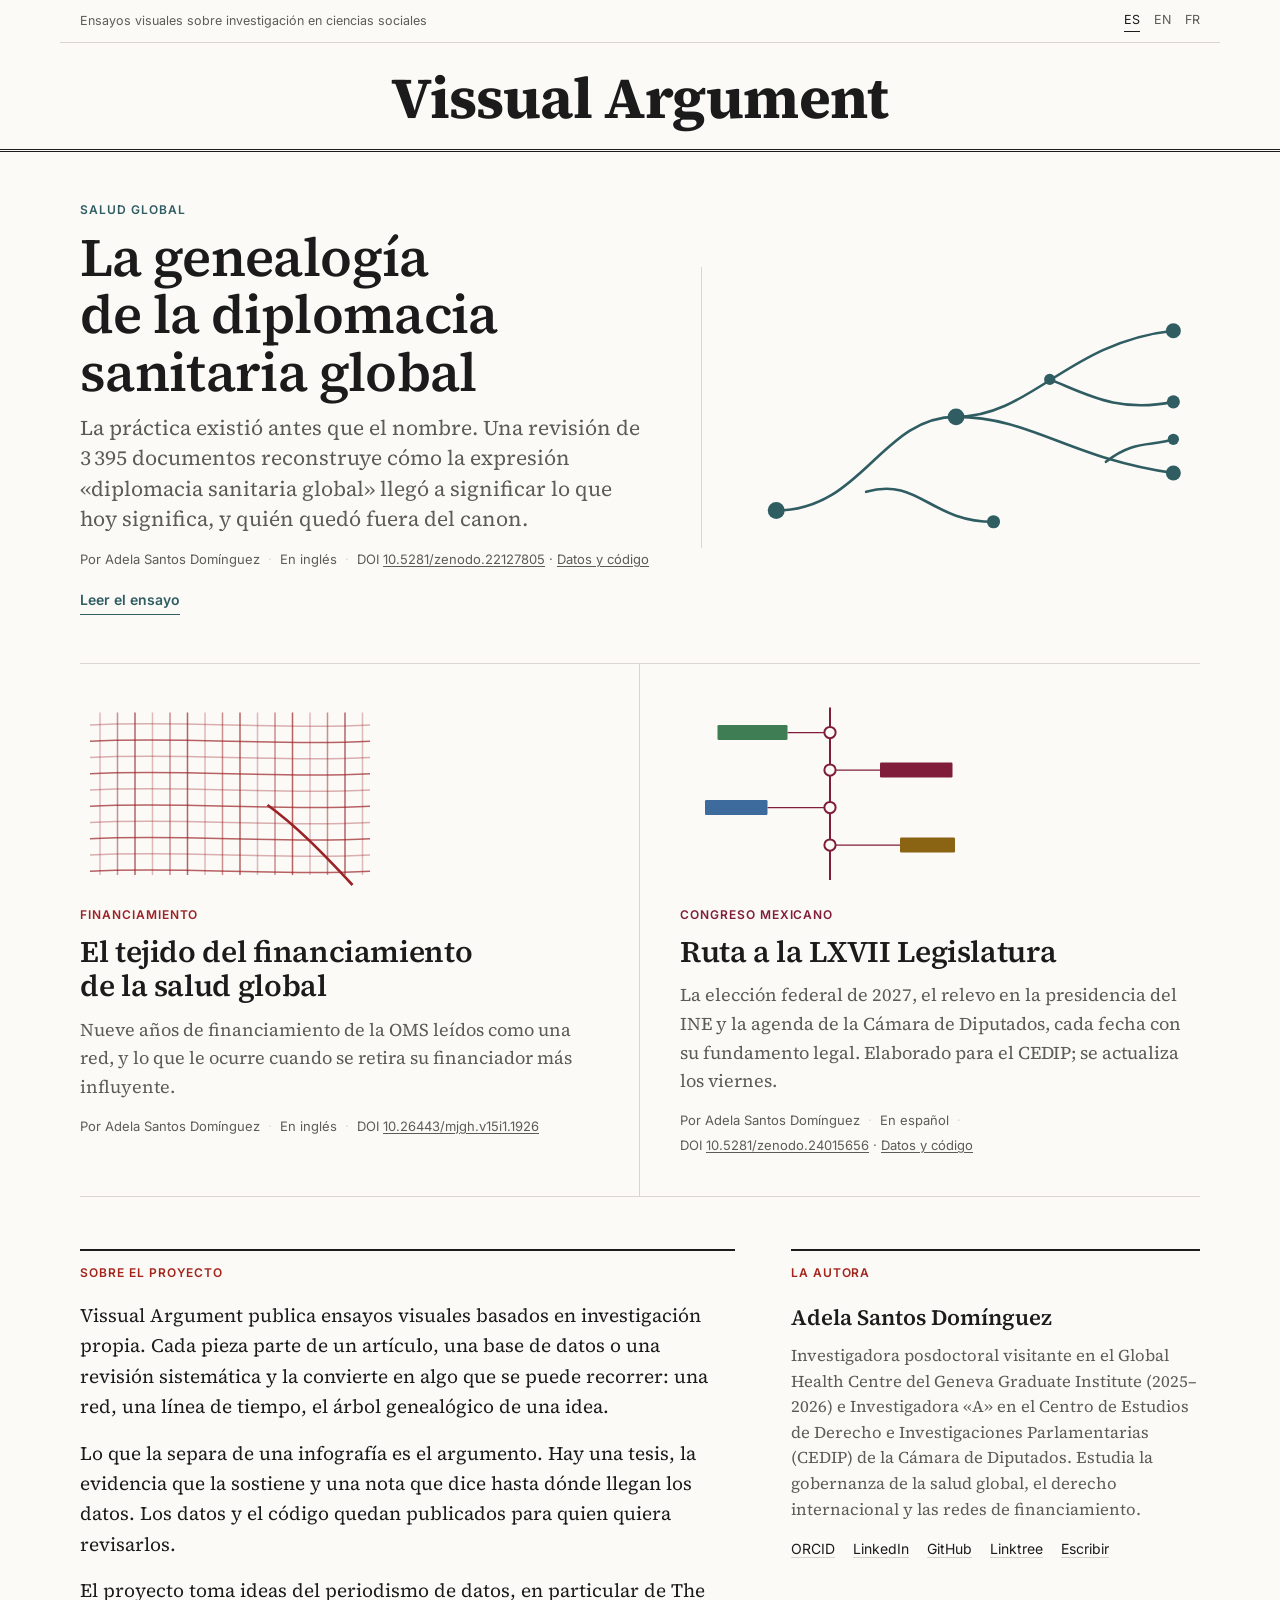
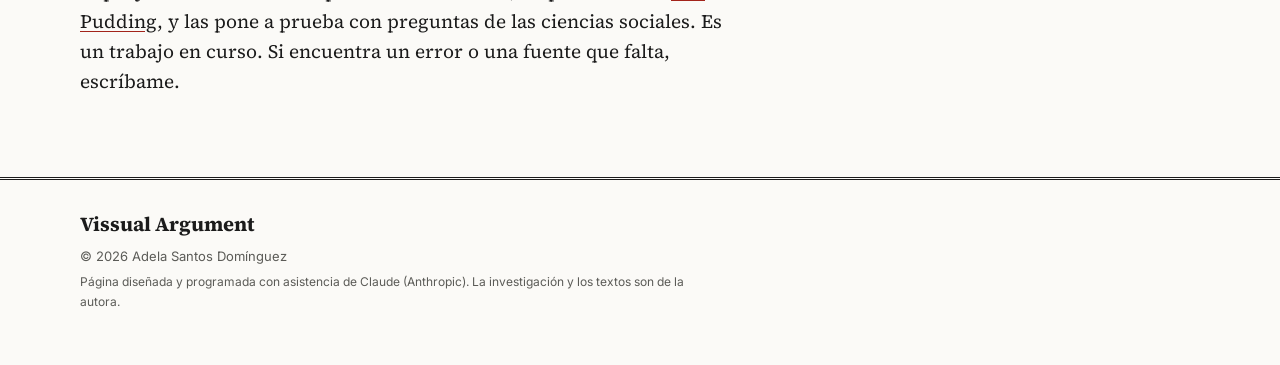
<file: index.html>
<!doctype html>
<html lang="es">
<head>
<meta charset="utf-8">
<meta name="viewport" content="width=device-width, initial-scale=1">
<title>Vissual Argument · Ensayos visuales sobre investigación en ciencias sociales</title>
<meta name="description" content="Ensayos visuales basados en investigación propia en salud global, gobernanza y política parlamentaria.">
<meta name="author" content="Adela Santos Domínguez">
<link rel="canonical" href="https://visualargument.org/">
<link rel="alternate" hreflang="es" href="https://visualargument.org/">
<link rel="alternate" hreflang="en" href="https://visualargument.org/en/">
<link rel="alternate" hreflang="fr" href="https://visualargument.org/fr/">
<link rel="alternate" hreflang="x-default" href="https://visualargument.org/">
<meta property="og:title" content="Vissual Argument">
<meta property="og:description" content="Ensayos visuales basados en investigación propia en salud global, gobernanza y política parlamentaria.">
<meta property="og:url" content="https://visualargument.org/">
<meta property="og:type" content="website">
<link rel="icon" href="/assets/favicon.svg" type="image/svg+xml">
<link rel="preload" href="/assets/fonts/source-serif-4-latin-wght-normal.woff2" as="font" type="font/woff2" crossorigin>
<link rel="stylesheet" href="/assets/site.css">
</head>
<body>
<a class="skip" href="#main">Ir al contenido</a>

<header class="masthead">
  <div class="wrap bar">
    <span class="edition">Ensayos visuales sobre investigación en ciencias sociales</span>
    <nav class="langs" aria-label="Idioma · Language · Langue"><a href="/" lang="es" hreflang="es" aria-current="page">ES</a><a href="/en/" lang="en" hreflang="en">EN</a><a href="/fr/" lang="fr" hreflang="fr">FR</a></nav>
  </div>
  <div class="wrap brand-row">
    <a class="wordmark" href="/">Vissual Argument</a>
  </div>
</header>

<main id="main" class="wrap">
  <h1 class="sr-only">Vissual Argument</h1>
  
  <article class="lead" style="--accent:#2f5d62">
    <div class="lead-text">
      <p class="kicker">Salud global</p>
      <h2 class="headline"><a href="https://globalhealthdiplomacy.visualargument.org/" hreflang="en">La genealogía de la diplomacia sanitaria global</a></h2>
      <p class="dek">La práctica existió antes que el nombre. Una revisión de 3 395 documentos reconstruye cómo la expresión «diplomacia sanitaria global» llegó a significar lo que hoy significa, y quién quedó fuera del canon.</p>
      <p class="meta"><span>Por Adela Santos Domínguez</span><span>En inglés</span><span>DOI <a href="https://doi.org/10.5281/zenodo.22127805" target="_blank" rel="noopener">10.5281/zenodo.22127805</a> · <a href="https://github.com/adelasantosd/global-health-diplomacy-concept_genealogy" target="_blank" rel="noopener">Datos y código</a></span></p>
      <a class="read" href="https://globalhealthdiplomacy.visualargument.org/" hreflang="en">Leer el ensayo</a>
    </div>
    <a class="lead-art" href="https://globalhealthdiplomacy.visualargument.org/" tabindex="-1" aria-hidden="true"><svg viewBox="0 0 240 150" aria-hidden="true"><g fill="none" stroke="currentColor" stroke-width="1.4" stroke-linecap="round"><path d="M14 130 C60 130 70 80 110 80 S170 40 226 34"/><path d="M110 80 C150 80 170 102 226 110"/><path d="M62 120 C90 112 96 136 130 136"/><path d="M160 60 C180 68 196 78 226 72"/><path d="M190 104 C205 92 214 96 226 92"/></g><g fill="currentColor"><circle cx="14" cy="130" r="4.5"/><circle cx="110" cy="80" r="4.5"/><circle cx="226" cy="34" r="4"/><circle cx="226" cy="110" r="4"/><circle cx="130" cy="136" r="3.5"/><circle cx="226" cy="72" r="3.5"/><circle cx="160" cy="60" r="3"/><circle cx="226" cy="92" r="3"/></g></svg></a>
  </article>

  <section class="more" aria-label="Ensayos">
    <article class="story" style="--accent:#9b2226">
      <a class="story-art" href="https://fabric.visualargument.org/" tabindex="-1" aria-hidden="true"><svg viewBox="0 0 240 150" aria-hidden="true"><g stroke="currentColor" stroke-width="1.2" fill="none"><path d="M16 10 L16 140" opacity="0.30"/><path d="M30 10 L30 140" opacity="0.50"/><path d="M44 10 L44 140" opacity="0.70"/><path d="M58 10 L58 140" opacity="0.30"/><path d="M72 10 L72 140" opacity="0.50"/><path d="M86 10 L86 140" opacity="0.70"/><path d="M100 10 L100 140" opacity="0.30"/><path d="M114 10 L114 140" opacity="0.50"/><path d="M128 10 L128 140" opacity="0.70"/><path d="M142 10 L142 140" opacity="0.30"/><path d="M156 10 L156 140" opacity="0.50"/><path d="M170 10 L170 140" opacity="0.70"/><path d="M184 10 L184 140" opacity="0.30"/><path d="M198 10 L198 140" opacity="0.50"/><path d="M212 10 L212 140" opacity="0.70"/><path d="M226 10 L226 140" opacity="0.30"/><path d="M8 20 C80 16 160 24 232 20" opacity="0.35"/><path d="M8 33 C80 29 160 37 232 33" opacity="0.70"/><path d="M8 46 C80 42 160 50 232 46" opacity="0.35"/><path d="M8 59 C80 55 160 63 232 59" opacity="0.70"/><path d="M8 72 C80 68 160 76 232 72" opacity="0.35"/><path d="M8 85 C80 81 160 89 232 85" opacity="0.70"/><path d="M8 98 C80 94 160 102 232 98" opacity="0.35"/><path d="M8 111 C80 107 160 115 232 111" opacity="0.70"/><path d="M8 124 C80 120 160 128 232 124" opacity="0.35"/><path d="M8 137 C80 133 160 141 232 137" opacity="0.70"/><path d="M150 84 C172 100 192 120 218 148" stroke-width="2.2"/></g></svg></a>
      <p class="kicker">Financiamiento</p>
      <h3 class="headline"><a href="https://fabric.visualargument.org/" hreflang="en">El tejido del financiamiento de la salud global</a></h3>
      <p class="dek">Nueve años de financiamiento de la OMS leídos como una red, y lo que le ocurre cuando se retira su financiador más influyente.</p>
      <p class="meta"><span>Por Adela Santos Domínguez</span><span>En inglés</span><span>DOI <a href="https://doi.org/10.26443/mjgh.v15i1.1926" target="_blank" rel="noopener">10.26443/mjgh.v15i1.1926</a></span></p>
    </article>
    <article class="story" style="--accent:#7f1d3a">
      <a class="story-art" href="https://cedip-calendario26.visualargument.org/" tabindex="-1" aria-hidden="true"><svg viewBox="0 0 240 150" aria-hidden="true"><path d="M120 6 V144" stroke="currentColor" stroke-width="1.6"/><g stroke="currentColor" stroke-width="1"><path d="M120 26 H86"/><path d="M120 56 H160"/><path d="M120 86 H70"/><path d="M120 116 H176"/></g><g><rect x="30" y="20" width="56" height="12" rx="1" fill="#3f7d54"/><rect x="160" y="50" width="58" height="12" rx="1" fill="#7f1d3a"/><rect x="20" y="80" width="50" height="12" rx="1" fill="#3d6b9e"/><rect x="176" y="110" width="44" height="12" rx="1" fill="#8a6413"/></g><g fill="#fbfaf7" stroke="currentColor" stroke-width="1.6"><circle cx="120" cy="26" r="4.5"/><circle cx="120" cy="56" r="4.5"/><circle cx="120" cy="86" r="4.5"/><circle cx="120" cy="116" r="4.5"/></g></svg></a>
      <p class="kicker">Congreso mexicano</p>
      <h3 class="headline"><a href="https://cedip-calendario26.visualargument.org/" hreflang="es">Ruta a la LXVII Legislatura</a></h3>
      <p class="dek">La elección federal de 2027, el relevo en la presidencia del INE y la agenda de la Cámara de Diputados, cada fecha con su fundamento legal. Elaborado para el CEDIP; se actualiza los viernes.</p>
      <p class="meta"><span>Por Adela Santos Domínguez</span><span>En español</span><span>DOI <a href="https://doi.org/10.5281/zenodo.24015656" target="_blank" rel="noopener">10.5281/zenodo.24015656</a> · <a href="https://github.com/adelasantosd/cedip_calendario-electoral26" target="_blank" rel="noopener">Datos y código</a></span></p>
    </article>
  </section>

  <section class="about" id="about" aria-labelledby="about-h">
    <div class="about-text">
      <h2 class="section-h" id="about-h">Sobre el proyecto</h2>
      <p>Vissual Argument publica ensayos visuales basados en investigación propia. Cada pieza parte de un artículo, una base de datos o una revisión sistemática y la convierte en algo que se puede recorrer: una red, una línea de tiempo, el árbol genealógico de una idea.</p><p>Lo que la separa de una infografía es el argumento. Hay una tesis, la evidencia que la sostiene y una nota que dice hasta dónde llegan los datos. Los datos y el código quedan publicados para quien quiera revisarlos.</p><p>El proyecto toma ideas del periodismo de datos, en particular de <a href="https://pudding.cool/" target="_blank" rel="noopener">The Pudding</a>, y las pone a prueba con preguntas de las ciencias sociales. Es un trabajo en curso. Si encuentra un error o una fuente que falta, escríbame.</p>
    </div>
    <aside class="author" aria-labelledby="author-h">
      <h2 class="section-h" id="author-h">La autora</h2>
      <p class="author-name">Adela Santos Domínguez</p>
      <p class="bio">Investigadora posdoctoral visitante en el Global Health Centre del Geneva Graduate Institute (2025–2026) e Investigadora «A» en el Centro de Estudios de Derecho e Investigaciones Parlamentarias (CEDIP) de la Cámara de Diputados. Estudia la gobernanza de la salud global, el derecho internacional y las redes de financiamiento.</p>
      <ul class="links">
        <li><a href="https://orcid.org/0000-0002-8691-0544" rel="me noopener" target="_blank">ORCID</a></li>
        <li><a href="https://www.linkedin.com/in/adelasantos" rel="me noopener" target="_blank">LinkedIn</a></li>
        <li><a href="https://github.com/adelasantosd" rel="me noopener" target="_blank">GitHub</a></li>
        <li><a href="https://linktr.ee/adela.santos" rel="me noopener" target="_blank">Linktree</a></li>
        <li><a href="mailto:adela.santos@graduateinstitute.ch">Escribir</a></li>
      </ul>
    </aside>
  </section>
</main>

<footer class="foot">
  <div class="wrap">
    <p class="foot-mark">Vissual Argument</p>
    <p>© 2026 Adela Santos Domínguez</p>
    <p class="ai">Página diseñada y programada con asistencia de Claude (Anthropic). La investigación y los textos son de la autora.</p>
  </div>
</footer>
</body>
</html>
</file>
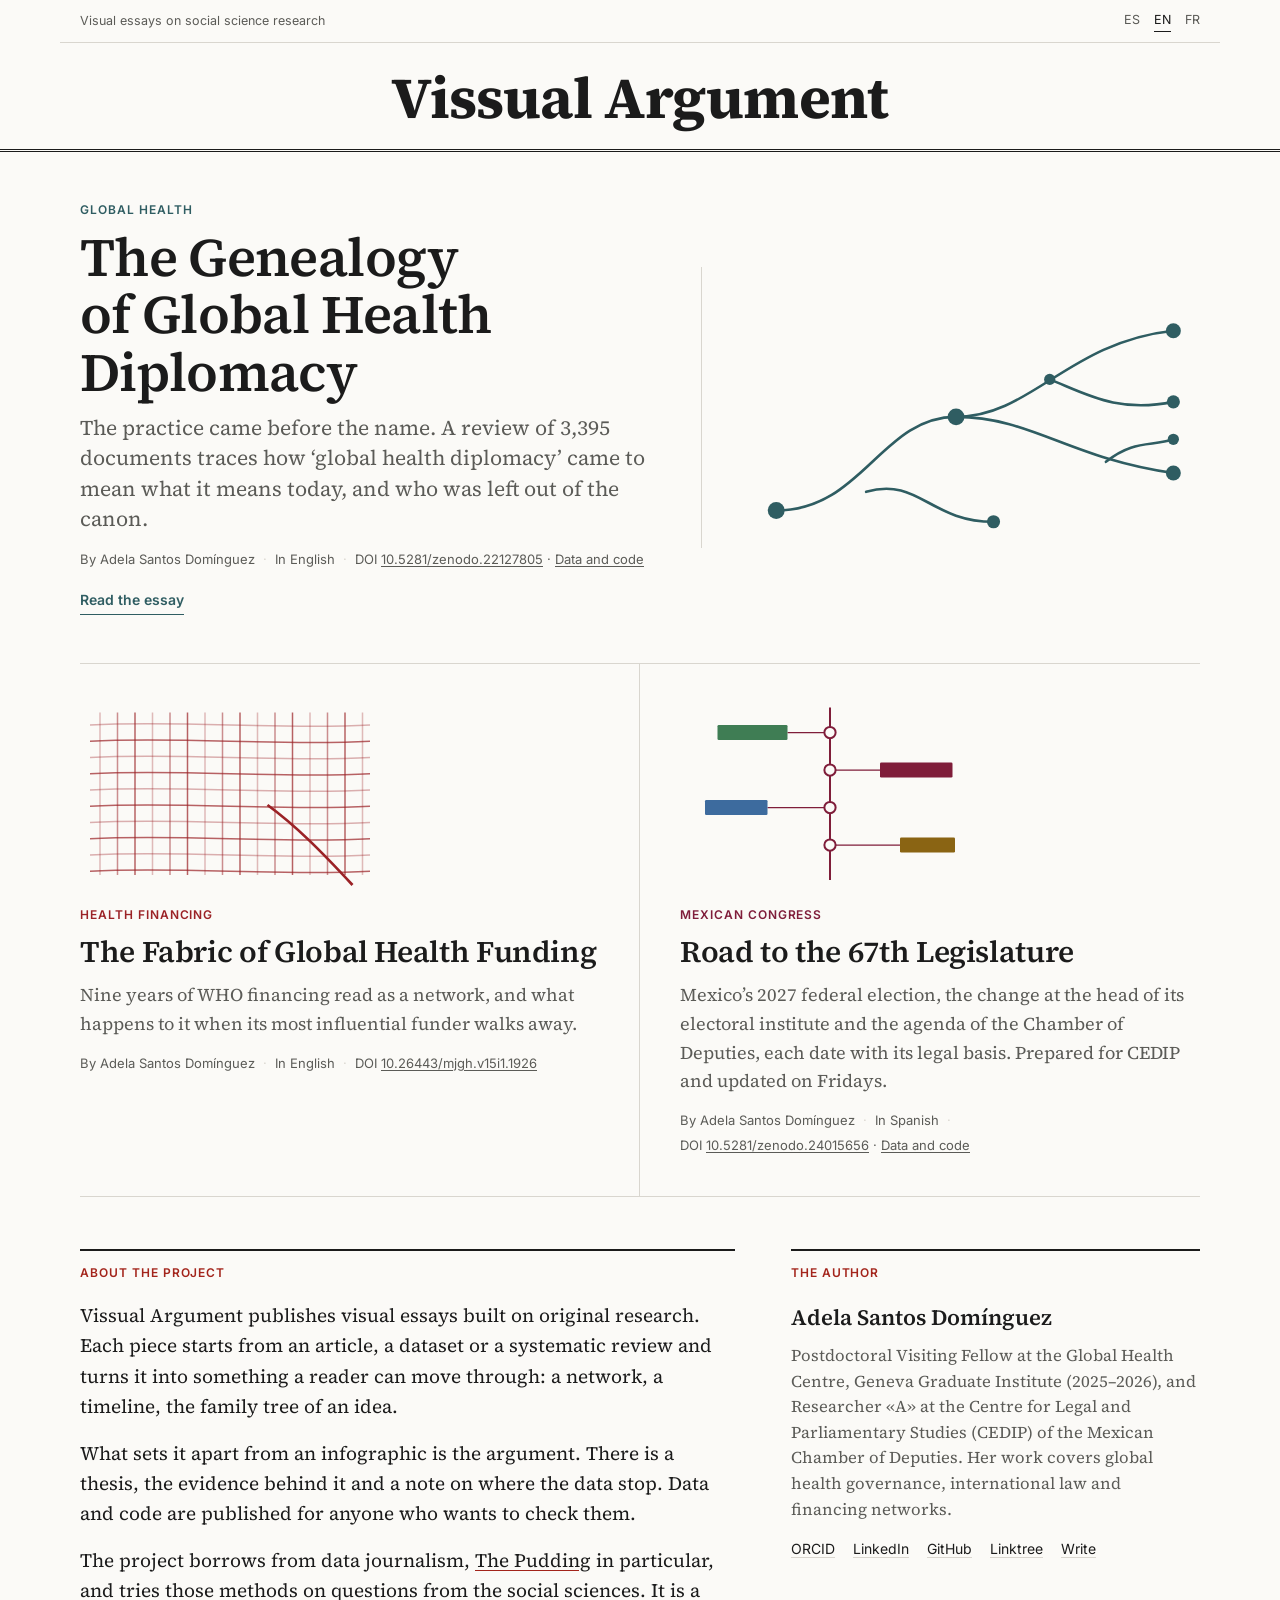
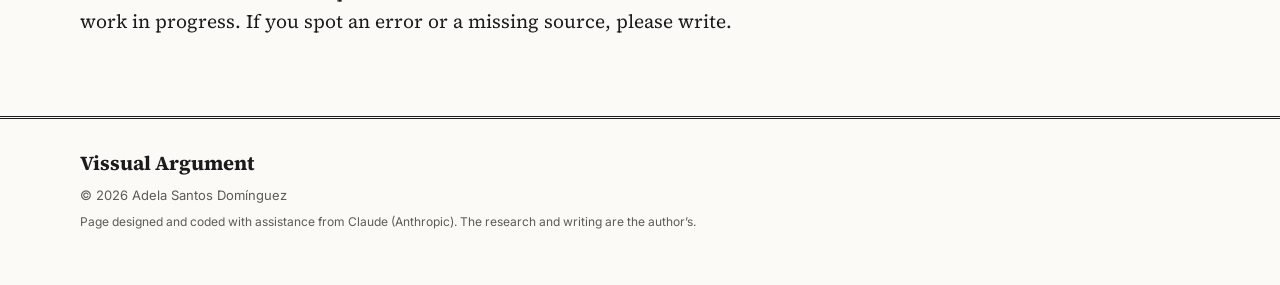
<file: en/index.html>
<!doctype html>
<html lang="en">
<head>
<meta charset="utf-8">
<meta name="viewport" content="width=device-width, initial-scale=1">
<title>Vissual Argument · Visual essays on social science research</title>
<meta name="description" content="Visual essays built on original research in global health, governance and parliamentary politics.">
<meta name="author" content="Adela Santos Domínguez">
<link rel="canonical" href="https://visualargument.org/en/">
<link rel="alternate" hreflang="es" href="https://visualargument.org/">
<link rel="alternate" hreflang="en" href="https://visualargument.org/en/">
<link rel="alternate" hreflang="fr" href="https://visualargument.org/fr/">
<link rel="alternate" hreflang="x-default" href="https://visualargument.org/">
<meta property="og:title" content="Vissual Argument">
<meta property="og:description" content="Visual essays built on original research in global health, governance and parliamentary politics.">
<meta property="og:url" content="https://visualargument.org/en/">
<meta property="og:type" content="website">
<link rel="icon" href="/assets/favicon.svg" type="image/svg+xml">
<link rel="preload" href="/assets/fonts/source-serif-4-latin-wght-normal.woff2" as="font" type="font/woff2" crossorigin>
<link rel="stylesheet" href="/assets/site.css">
</head>
<body>
<a class="skip" href="#main">Skip to content</a>

<header class="masthead">
  <div class="wrap bar">
    <span class="edition">Visual essays on social science research</span>
    <nav class="langs" aria-label="Idioma · Language · Langue"><a href="/" lang="es" hreflang="es">ES</a><a href="/en/" lang="en" hreflang="en" aria-current="page">EN</a><a href="/fr/" lang="fr" hreflang="fr">FR</a></nav>
  </div>
  <div class="wrap brand-row">
    <a class="wordmark" href="/en/">Vissual Argument</a>
  </div>
</header>

<main id="main" class="wrap">
  <h1 class="sr-only">Vissual Argument</h1>
  
  <article class="lead" style="--accent:#2f5d62">
    <div class="lead-text">
      <p class="kicker">Global health</p>
      <h2 class="headline"><a href="https://globalhealthdiplomacy.visualargument.org/" hreflang="en">The Genealogy of Global Health Diplomacy</a></h2>
      <p class="dek">The practice came before the name. A review of 3,395 documents traces how ‘global health diplomacy’ came to mean what it means today, and who was left out of the canon.</p>
      <p class="meta"><span>By Adela Santos Domínguez</span><span>In English</span><span>DOI <a href="https://doi.org/10.5281/zenodo.22127805" target="_blank" rel="noopener">10.5281/zenodo.22127805</a> · <a href="https://github.com/adelasantosd/global-health-diplomacy-concept_genealogy" target="_blank" rel="noopener">Data and code</a></span></p>
      <a class="read" href="https://globalhealthdiplomacy.visualargument.org/" hreflang="en">Read the essay</a>
    </div>
    <a class="lead-art" href="https://globalhealthdiplomacy.visualargument.org/" tabindex="-1" aria-hidden="true"><svg viewBox="0 0 240 150" aria-hidden="true"><g fill="none" stroke="currentColor" stroke-width="1.4" stroke-linecap="round"><path d="M14 130 C60 130 70 80 110 80 S170 40 226 34"/><path d="M110 80 C150 80 170 102 226 110"/><path d="M62 120 C90 112 96 136 130 136"/><path d="M160 60 C180 68 196 78 226 72"/><path d="M190 104 C205 92 214 96 226 92"/></g><g fill="currentColor"><circle cx="14" cy="130" r="4.5"/><circle cx="110" cy="80" r="4.5"/><circle cx="226" cy="34" r="4"/><circle cx="226" cy="110" r="4"/><circle cx="130" cy="136" r="3.5"/><circle cx="226" cy="72" r="3.5"/><circle cx="160" cy="60" r="3"/><circle cx="226" cy="92" r="3"/></g></svg></a>
  </article>

  <section class="more" aria-label="Essays">
    <article class="story" style="--accent:#9b2226">
      <a class="story-art" href="https://fabric.visualargument.org/" tabindex="-1" aria-hidden="true"><svg viewBox="0 0 240 150" aria-hidden="true"><g stroke="currentColor" stroke-width="1.2" fill="none"><path d="M16 10 L16 140" opacity="0.30"/><path d="M30 10 L30 140" opacity="0.50"/><path d="M44 10 L44 140" opacity="0.70"/><path d="M58 10 L58 140" opacity="0.30"/><path d="M72 10 L72 140" opacity="0.50"/><path d="M86 10 L86 140" opacity="0.70"/><path d="M100 10 L100 140" opacity="0.30"/><path d="M114 10 L114 140" opacity="0.50"/><path d="M128 10 L128 140" opacity="0.70"/><path d="M142 10 L142 140" opacity="0.30"/><path d="M156 10 L156 140" opacity="0.50"/><path d="M170 10 L170 140" opacity="0.70"/><path d="M184 10 L184 140" opacity="0.30"/><path d="M198 10 L198 140" opacity="0.50"/><path d="M212 10 L212 140" opacity="0.70"/><path d="M226 10 L226 140" opacity="0.30"/><path d="M8 20 C80 16 160 24 232 20" opacity="0.35"/><path d="M8 33 C80 29 160 37 232 33" opacity="0.70"/><path d="M8 46 C80 42 160 50 232 46" opacity="0.35"/><path d="M8 59 C80 55 160 63 232 59" opacity="0.70"/><path d="M8 72 C80 68 160 76 232 72" opacity="0.35"/><path d="M8 85 C80 81 160 89 232 85" opacity="0.70"/><path d="M8 98 C80 94 160 102 232 98" opacity="0.35"/><path d="M8 111 C80 107 160 115 232 111" opacity="0.70"/><path d="M8 124 C80 120 160 128 232 124" opacity="0.35"/><path d="M8 137 C80 133 160 141 232 137" opacity="0.70"/><path d="M150 84 C172 100 192 120 218 148" stroke-width="2.2"/></g></svg></a>
      <p class="kicker">Health financing</p>
      <h3 class="headline"><a href="https://fabric.visualargument.org/" hreflang="en">The Fabric of Global Health Funding</a></h3>
      <p class="dek">Nine years of WHO financing read as a network, and what happens to it when its most influential funder walks away.</p>
      <p class="meta"><span>By Adela Santos Domínguez</span><span>In English</span><span>DOI <a href="https://doi.org/10.26443/mjgh.v15i1.1926" target="_blank" rel="noopener">10.26443/mjgh.v15i1.1926</a></span></p>
    </article>
    <article class="story" style="--accent:#7f1d3a">
      <a class="story-art" href="https://cedip-calendario26.visualargument.org/" tabindex="-1" aria-hidden="true"><svg viewBox="0 0 240 150" aria-hidden="true"><path d="M120 6 V144" stroke="currentColor" stroke-width="1.6"/><g stroke="currentColor" stroke-width="1"><path d="M120 26 H86"/><path d="M120 56 H160"/><path d="M120 86 H70"/><path d="M120 116 H176"/></g><g><rect x="30" y="20" width="56" height="12" rx="1" fill="#3f7d54"/><rect x="160" y="50" width="58" height="12" rx="1" fill="#7f1d3a"/><rect x="20" y="80" width="50" height="12" rx="1" fill="#3d6b9e"/><rect x="176" y="110" width="44" height="12" rx="1" fill="#8a6413"/></g><g fill="#fbfaf7" stroke="currentColor" stroke-width="1.6"><circle cx="120" cy="26" r="4.5"/><circle cx="120" cy="56" r="4.5"/><circle cx="120" cy="86" r="4.5"/><circle cx="120" cy="116" r="4.5"/></g></svg></a>
      <p class="kicker">Mexican Congress</p>
      <h3 class="headline"><a href="https://cedip-calendario26.visualargument.org/" hreflang="es">Road to the 67th Legislature</a></h3>
      <p class="dek">Mexico’s 2027 federal election, the change at the head of its electoral institute and the agenda of the Chamber of Deputies, each date with its legal basis. Prepared for CEDIP and updated on Fridays.</p>
      <p class="meta"><span>By Adela Santos Domínguez</span><span>In Spanish</span><span>DOI <a href="https://doi.org/10.5281/zenodo.24015656" target="_blank" rel="noopener">10.5281/zenodo.24015656</a> · <a href="https://github.com/adelasantosd/cedip_calendario-electoral26" target="_blank" rel="noopener">Data and code</a></span></p>
    </article>
  </section>

  <section class="about" id="about" aria-labelledby="about-h">
    <div class="about-text">
      <h2 class="section-h" id="about-h">About the project</h2>
      <p>Vissual Argument publishes visual essays built on original research. Each piece starts from an article, a dataset or a systematic review and turns it into something a reader can move through: a network, a timeline, the family tree of an idea.</p><p>What sets it apart from an infographic is the argument. There is a thesis, the evidence behind it and a note on where the data stop. Data and code are published for anyone who wants to check them.</p><p>The project borrows from data journalism, <a href="https://pudding.cool/" target="_blank" rel="noopener">The Pudding</a> in particular, and tries those methods on questions from the social sciences. It is a work in progress. If you spot an error or a missing source, please write.</p>
    </div>
    <aside class="author" aria-labelledby="author-h">
      <h2 class="section-h" id="author-h">The author</h2>
      <p class="author-name">Adela Santos Domínguez</p>
      <p class="bio">Postdoctoral Visiting Fellow at the Global Health Centre, Geneva Graduate Institute (2025–2026), and Researcher «A» at the Centre for Legal and Parliamentary Studies (CEDIP) of the Mexican Chamber of Deputies. Her work covers global health governance, international law and financing networks.</p>
      <ul class="links">
        <li><a href="https://orcid.org/0000-0002-8691-0544" rel="me noopener" target="_blank">ORCID</a></li>
        <li><a href="https://www.linkedin.com/in/adelasantos" rel="me noopener" target="_blank">LinkedIn</a></li>
        <li><a href="https://github.com/adelasantosd" rel="me noopener" target="_blank">GitHub</a></li>
        <li><a href="https://linktr.ee/adela.santos" rel="me noopener" target="_blank">Linktree</a></li>
        <li><a href="mailto:adela.santos@graduateinstitute.ch">Write</a></li>
      </ul>
    </aside>
  </section>
</main>

<footer class="foot">
  <div class="wrap">
    <p class="foot-mark">Vissual Argument</p>
    <p>© 2026 Adela Santos Domínguez</p>
    <p class="ai">Page designed and coded with assistance from Claude (Anthropic). The research and writing are the author’s.</p>
  </div>
</footer>
</body>
</html>
</file>
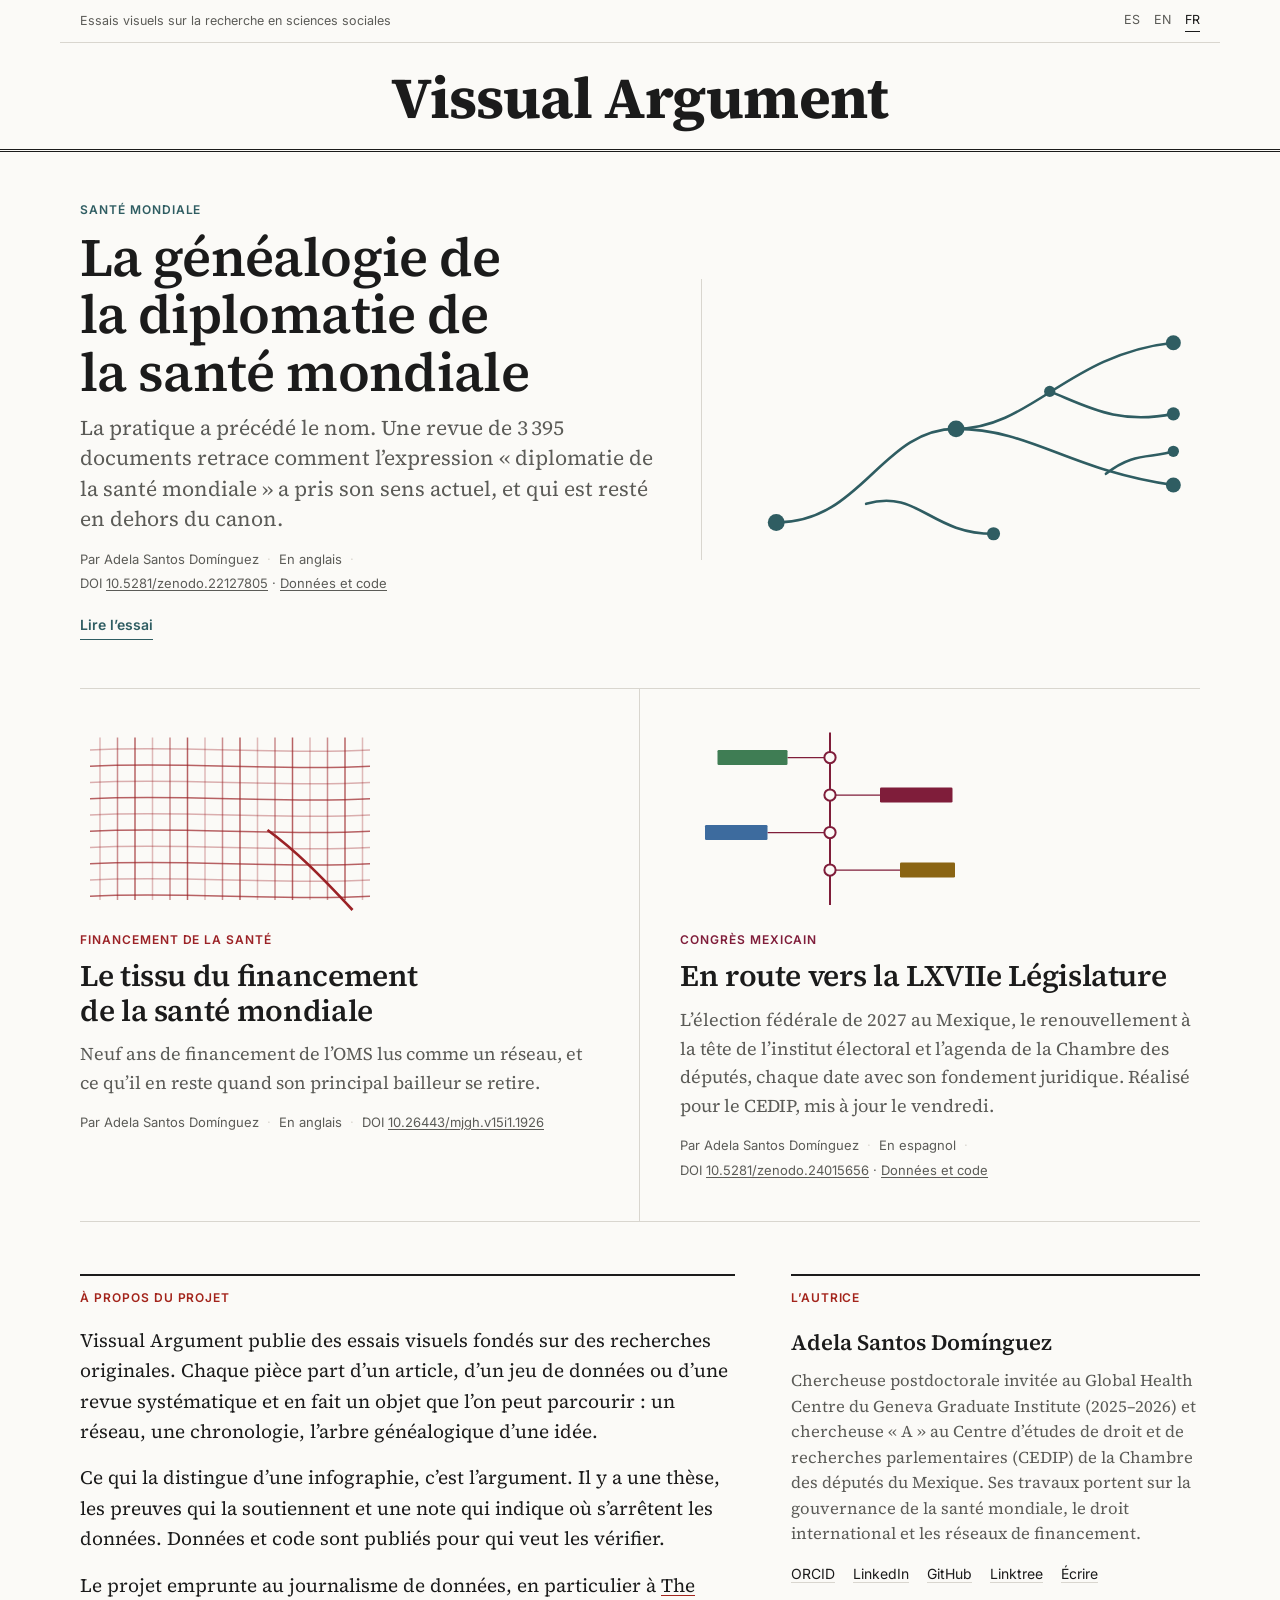
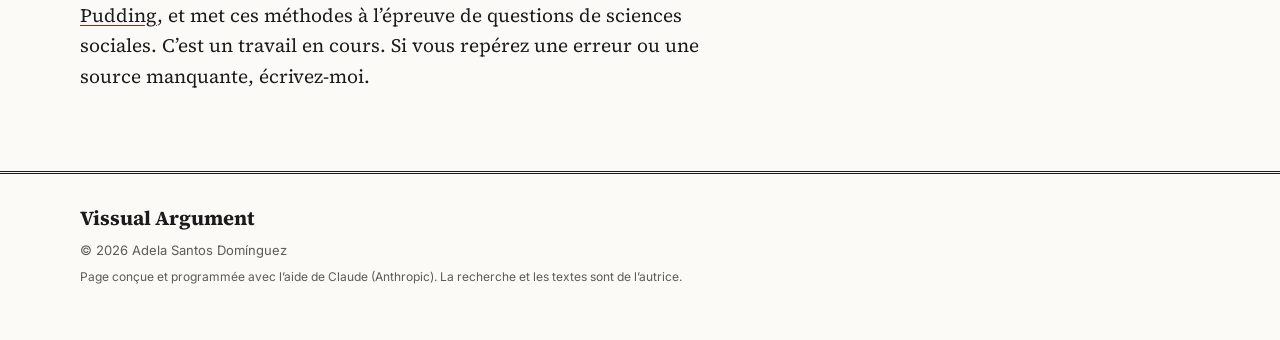
<file: fr/index.html>
<!doctype html>
<html lang="fr">
<head>
<meta charset="utf-8">
<meta name="viewport" content="width=device-width, initial-scale=1">
<title>Vissual Argument · Essais visuels sur la recherche en sciences sociales</title>
<meta name="description" content="Essais visuels fondés sur des recherches originales en santé mondiale, gouvernance et vie parlementaire.">
<meta name="author" content="Adela Santos Domínguez">
<link rel="canonical" href="https://visualargument.org/fr/">
<link rel="alternate" hreflang="es" href="https://visualargument.org/">
<link rel="alternate" hreflang="en" href="https://visualargument.org/en/">
<link rel="alternate" hreflang="fr" href="https://visualargument.org/fr/">
<link rel="alternate" hreflang="x-default" href="https://visualargument.org/">
<meta property="og:title" content="Vissual Argument">
<meta property="og:description" content="Essais visuels fondés sur des recherches originales en santé mondiale, gouvernance et vie parlementaire.">
<meta property="og:url" content="https://visualargument.org/fr/">
<meta property="og:type" content="website">
<link rel="icon" href="/assets/favicon.svg" type="image/svg+xml">
<link rel="preload" href="/assets/fonts/source-serif-4-latin-wght-normal.woff2" as="font" type="font/woff2" crossorigin>
<link rel="stylesheet" href="/assets/site.css">
</head>
<body>
<a class="skip" href="#main">Aller au contenu</a>

<header class="masthead">
  <div class="wrap bar">
    <span class="edition">Essais visuels sur la recherche en sciences sociales</span>
    <nav class="langs" aria-label="Idioma · Language · Langue"><a href="/" lang="es" hreflang="es">ES</a><a href="/en/" lang="en" hreflang="en">EN</a><a href="/fr/" lang="fr" hreflang="fr" aria-current="page">FR</a></nav>
  </div>
  <div class="wrap brand-row">
    <a class="wordmark" href="/fr/">Vissual Argument</a>
  </div>
</header>

<main id="main" class="wrap">
  <h1 class="sr-only">Vissual Argument</h1>
  
  <article class="lead" style="--accent:#2f5d62">
    <div class="lead-text">
      <p class="kicker">Santé mondiale</p>
      <h2 class="headline"><a href="https://globalhealthdiplomacy.visualargument.org/" hreflang="en">La généalogie de la diplomatie de la santé mondiale</a></h2>
      <p class="dek">La pratique a précédé le nom. Une revue de 3 395 documents retrace comment l’expression « diplomatie de la santé mondiale » a pris son sens actuel, et qui est resté en dehors du canon.</p>
      <p class="meta"><span>Par Adela Santos Domínguez</span><span>En anglais</span><span>DOI <a href="https://doi.org/10.5281/zenodo.22127805" target="_blank" rel="noopener">10.5281/zenodo.22127805</a> · <a href="https://github.com/adelasantosd/global-health-diplomacy-concept_genealogy" target="_blank" rel="noopener">Données et code</a></span></p>
      <a class="read" href="https://globalhealthdiplomacy.visualargument.org/" hreflang="en">Lire l’essai</a>
    </div>
    <a class="lead-art" href="https://globalhealthdiplomacy.visualargument.org/" tabindex="-1" aria-hidden="true"><svg viewBox="0 0 240 150" aria-hidden="true"><g fill="none" stroke="currentColor" stroke-width="1.4" stroke-linecap="round"><path d="M14 130 C60 130 70 80 110 80 S170 40 226 34"/><path d="M110 80 C150 80 170 102 226 110"/><path d="M62 120 C90 112 96 136 130 136"/><path d="M160 60 C180 68 196 78 226 72"/><path d="M190 104 C205 92 214 96 226 92"/></g><g fill="currentColor"><circle cx="14" cy="130" r="4.5"/><circle cx="110" cy="80" r="4.5"/><circle cx="226" cy="34" r="4"/><circle cx="226" cy="110" r="4"/><circle cx="130" cy="136" r="3.5"/><circle cx="226" cy="72" r="3.5"/><circle cx="160" cy="60" r="3"/><circle cx="226" cy="92" r="3"/></g></svg></a>
  </article>

  <section class="more" aria-label="Essais">
    <article class="story" style="--accent:#9b2226">
      <a class="story-art" href="https://fabric.visualargument.org/" tabindex="-1" aria-hidden="true"><svg viewBox="0 0 240 150" aria-hidden="true"><g stroke="currentColor" stroke-width="1.2" fill="none"><path d="M16 10 L16 140" opacity="0.30"/><path d="M30 10 L30 140" opacity="0.50"/><path d="M44 10 L44 140" opacity="0.70"/><path d="M58 10 L58 140" opacity="0.30"/><path d="M72 10 L72 140" opacity="0.50"/><path d="M86 10 L86 140" opacity="0.70"/><path d="M100 10 L100 140" opacity="0.30"/><path d="M114 10 L114 140" opacity="0.50"/><path d="M128 10 L128 140" opacity="0.70"/><path d="M142 10 L142 140" opacity="0.30"/><path d="M156 10 L156 140" opacity="0.50"/><path d="M170 10 L170 140" opacity="0.70"/><path d="M184 10 L184 140" opacity="0.30"/><path d="M198 10 L198 140" opacity="0.50"/><path d="M212 10 L212 140" opacity="0.70"/><path d="M226 10 L226 140" opacity="0.30"/><path d="M8 20 C80 16 160 24 232 20" opacity="0.35"/><path d="M8 33 C80 29 160 37 232 33" opacity="0.70"/><path d="M8 46 C80 42 160 50 232 46" opacity="0.35"/><path d="M8 59 C80 55 160 63 232 59" opacity="0.70"/><path d="M8 72 C80 68 160 76 232 72" opacity="0.35"/><path d="M8 85 C80 81 160 89 232 85" opacity="0.70"/><path d="M8 98 C80 94 160 102 232 98" opacity="0.35"/><path d="M8 111 C80 107 160 115 232 111" opacity="0.70"/><path d="M8 124 C80 120 160 128 232 124" opacity="0.35"/><path d="M8 137 C80 133 160 141 232 137" opacity="0.70"/><path d="M150 84 C172 100 192 120 218 148" stroke-width="2.2"/></g></svg></a>
      <p class="kicker">Financement de la santé</p>
      <h3 class="headline"><a href="https://fabric.visualargument.org/" hreflang="en">Le tissu du financement de la santé mondiale</a></h3>
      <p class="dek">Neuf ans de financement de l’OMS lus comme un réseau, et ce qu’il en reste quand son principal bailleur se retire.</p>
      <p class="meta"><span>Par Adela Santos Domínguez</span><span>En anglais</span><span>DOI <a href="https://doi.org/10.26443/mjgh.v15i1.1926" target="_blank" rel="noopener">10.26443/mjgh.v15i1.1926</a></span></p>
    </article>
    <article class="story" style="--accent:#7f1d3a">
      <a class="story-art" href="https://cedip-calendario26.visualargument.org/" tabindex="-1" aria-hidden="true"><svg viewBox="0 0 240 150" aria-hidden="true"><path d="M120 6 V144" stroke="currentColor" stroke-width="1.6"/><g stroke="currentColor" stroke-width="1"><path d="M120 26 H86"/><path d="M120 56 H160"/><path d="M120 86 H70"/><path d="M120 116 H176"/></g><g><rect x="30" y="20" width="56" height="12" rx="1" fill="#3f7d54"/><rect x="160" y="50" width="58" height="12" rx="1" fill="#7f1d3a"/><rect x="20" y="80" width="50" height="12" rx="1" fill="#3d6b9e"/><rect x="176" y="110" width="44" height="12" rx="1" fill="#8a6413"/></g><g fill="#fbfaf7" stroke="currentColor" stroke-width="1.6"><circle cx="120" cy="26" r="4.5"/><circle cx="120" cy="56" r="4.5"/><circle cx="120" cy="86" r="4.5"/><circle cx="120" cy="116" r="4.5"/></g></svg></a>
      <p class="kicker">Congrès mexicain</p>
      <h3 class="headline"><a href="https://cedip-calendario26.visualargument.org/" hreflang="es">En route vers la LXVIIe Législature</a></h3>
      <p class="dek">L’élection fédérale de 2027 au Mexique, le renouvellement à la tête de l’institut électoral et l’agenda de la Chambre des députés, chaque date avec son fondement juridique. Réalisé pour le CEDIP, mis à jour le vendredi.</p>
      <p class="meta"><span>Par Adela Santos Domínguez</span><span>En espagnol</span><span>DOI <a href="https://doi.org/10.5281/zenodo.24015656" target="_blank" rel="noopener">10.5281/zenodo.24015656</a> · <a href="https://github.com/adelasantosd/cedip_calendario-electoral26" target="_blank" rel="noopener">Données et code</a></span></p>
    </article>
  </section>

  <section class="about" id="about" aria-labelledby="about-h">
    <div class="about-text">
      <h2 class="section-h" id="about-h">À propos du projet</h2>
      <p>Vissual Argument publie des essais visuels fondés sur des recherches originales. Chaque pièce part d’un article, d’un jeu de données ou d’une revue systématique et en fait un objet que l’on peut parcourir : un réseau, une chronologie, l’arbre généalogique d’une idée.</p><p>Ce qui la distingue d’une infographie, c’est l’argument. Il y a une thèse, les preuves qui la soutiennent et une note qui indique où s’arrêtent les données. Données et code sont publiés pour qui veut les vérifier.</p><p>Le projet emprunte au journalisme de données, en particulier à <a href="https://pudding.cool/" target="_blank" rel="noopener">The Pudding</a>, et met ces méthodes à l’épreuve de questions de sciences sociales. C’est un travail en cours. Si vous repérez une erreur ou une source manquante, écrivez-moi.</p>
    </div>
    <aside class="author" aria-labelledby="author-h">
      <h2 class="section-h" id="author-h">L’autrice</h2>
      <p class="author-name">Adela Santos Domínguez</p>
      <p class="bio">Chercheuse postdoctorale invitée au Global Health Centre du Geneva Graduate Institute (2025–2026) et chercheuse « A » au Centre d’études de droit et de recherches parlementaires (CEDIP) de la Chambre des députés du Mexique. Ses travaux portent sur la gouvernance de la santé mondiale, le droit international et les réseaux de financement.</p>
      <ul class="links">
        <li><a href="https://orcid.org/0000-0002-8691-0544" rel="me noopener" target="_blank">ORCID</a></li>
        <li><a href="https://www.linkedin.com/in/adelasantos" rel="me noopener" target="_blank">LinkedIn</a></li>
        <li><a href="https://github.com/adelasantosd" rel="me noopener" target="_blank">GitHub</a></li>
        <li><a href="https://linktr.ee/adela.santos" rel="me noopener" target="_blank">Linktree</a></li>
        <li><a href="mailto:adela.santos@graduateinstitute.ch">Écrire</a></li>
      </ul>
    </aside>
  </section>
</main>

<footer class="foot">
  <div class="wrap">
    <p class="foot-mark">Vissual Argument</p>
    <p>© 2026 Adela Santos Domínguez</p>
    <p class="ai">Page conçue et programmée avec l’aide de Claude (Anthropic). La recherche et les textes sont de l’autrice.</p>
  </div>
</footer>
</body>
</html>
</file>
<file: assets/site.css>
/* Vissual Argument: hoja editorial. Tipografías alojadas en el sitio (SIL OFL 1.1, ver fonts/OFL.txt) */
@font-face{font-family:"Source Serif 4";src:url(fonts/source-serif-4-latin-wght-normal.woff2) format("woff2");font-weight:200 900;font-display:swap}
@font-face{font-family:"Inter";src:url(fonts/inter-latin-wght-normal.woff2) format("woff2");font-weight:100 900;font-display:swap}
@font-face{font-family:"IBM Plex Mono";src:url(fonts/ibm-plex-mono-latin-400-normal.woff2) format("woff2");font-weight:400;font-display:swap}

:root{
  --paper:#fbfaf7; --ink:#1b1b1b; --muted:#5b5b57; --rule:#d9d6cf; --red:#a3241b;
  --serif:"Source Serif 4",Georgia,"Times New Roman",serif;
  --sans:"Inter","Helvetica Neue",Arial,sans-serif;
  --mono:"IBM Plex Mono",Menlo,Consolas,monospace;
  color-scheme:light;
}
*{box-sizing:border-box}
html{-webkit-text-size-adjust:100%;text-size-adjust:100%}
body{margin:0;background:var(--paper);color:var(--ink);font-family:var(--serif);font-size:18px;line-height:1.6;-webkit-font-smoothing:antialiased;font-feature-settings:"kern","liga","onum"}
a{color:inherit}
:focus-visible{outline:2px solid var(--ink);outline-offset:3px}
.wrap{max-width:1160px;margin:0 auto;padding-left:max(20px,env(safe-area-inset-left));padding-right:max(20px,env(safe-area-inset-right))}
.skip{position:absolute;left:-999px;top:8px;background:var(--ink);color:var(--paper);padding:8px 12px;font-family:var(--sans);font-size:14px;z-index:9}
.skip:focus{left:12px}
.sr-only{position:absolute;width:1px;height:1px;overflow:hidden;clip:rect(0 0 0 0);white-space:nowrap}

/* Cabecera: barra fina, nombre en serif, doble filete */
.masthead{border-bottom:3px double var(--ink)}
.bar{display:flex;justify-content:space-between;align-items:center;gap:16px;padding-block:10px;border-bottom:1px solid var(--rule);font-family:var(--sans);font-size:12.5px;color:var(--muted)}
.langs{display:flex;gap:14px}
.langs a{text-decoration:none;color:var(--muted);padding-bottom:1px;border-bottom:1px solid transparent}
.langs a:hover{color:var(--ink)}
.langs a[aria-current]{color:var(--ink);border-bottom-color:var(--ink)}
.brand-row{text-align:center;padding-block:26px 22px}
.wordmark{font-family:var(--serif);font-weight:700;font-size:clamp(36px,5.2vw,58px);letter-spacing:-.01em;line-height:1;text-decoration:none}

/* Rótulos editoriales */
.kicker{font-family:var(--sans);font-size:12px;font-weight:600;letter-spacing:.08em;text-transform:uppercase;color:var(--accent,var(--red));margin:0 0 10px}
.headline{font-family:var(--serif);font-weight:600;letter-spacing:-.012em;margin:0 0 12px;text-wrap:balance}
.headline a{text-decoration:none;background-image:linear-gradient(currentColor,currentColor);background-size:0 1px;background-position:0 100%;background-repeat:no-repeat;transition:background-size .3s}
.headline a:hover{background-size:100% 1px}
.dek{color:var(--muted);margin:0 0 14px}
.meta{font-family:var(--sans);font-size:13px;color:var(--muted);margin:0;display:flex;flex-wrap:wrap;gap:4px 0}
.meta span:not(:last-child)::after{content:"·";margin:0 8px;color:var(--rule)}
.meta a{color:var(--muted);text-underline-offset:2px}

/* Pieza principal */
.lead{display:grid;grid-template-columns:minmax(0,1.15fr) minmax(0,1fr);gap:48px;align-items:center;padding-block:48px;border-bottom:1px solid var(--rule)}
.lead .headline{font-size:clamp(34px,4.4vw,54px);line-height:1.06}
.lead .dek{font-size:21px;line-height:1.45;max-width:34em}
.read{display:inline-block;margin-top:20px;font-family:var(--sans);font-size:14px;font-weight:600;text-decoration:none;color:var(--accent);border-bottom:1px solid currentColor;padding-bottom:2px}
.lead-art,.story-art{display:block;color:var(--accent)}
.lead-art{border-left:1px solid var(--rule);padding-left:48px}
.lead-art svg{display:block;width:100%;height:auto}

/* Otros ensayos: dos columnas separadas por filete */
.more{display:grid;grid-template-columns:repeat(2,minmax(0,1fr));border-bottom:1px solid var(--rule)}
.story{padding:36px 0 40px}
.story:nth-child(odd){padding-right:40px;border-right:1px solid var(--rule)}
.story:nth-child(even){padding-left:40px}
.story-art{margin-bottom:18px;max-width:300px}
.story-art svg{display:block;width:100%;height:auto}
.story .headline{font-size:clamp(25px,2.4vw,30px);line-height:1.15}
.story .dek{font-size:18px}

/* Sobre el proyecto y la autora */
.about{display:grid;grid-template-columns:minmax(0,1.6fr) minmax(0,1fr);gap:56px;padding-block:52px 64px}
.section-h{font-family:var(--sans);font-size:12px;font-weight:600;letter-spacing:.08em;text-transform:uppercase;color:var(--red);margin:0 0 18px;padding-top:12px;border-top:2px solid var(--ink)}
.about-text p{margin:0 0 16px;max-width:36em;font-size:19px}
.about-text a{text-decoration-color:var(--red);text-underline-offset:3px}
.author-name{font-weight:600;font-size:22px;margin:0 0 8px}
.bio{color:var(--muted);font-size:16.5px;line-height:1.55;margin:0 0 16px}
.links{list-style:none;margin:0;padding:0;display:flex;flex-wrap:wrap;gap:8px 18px;font-family:var(--sans);font-size:14px}
.links a{text-decoration:none;border-bottom:1px solid var(--rule)}
.links a:hover{border-bottom-color:var(--ink)}

.foot{border-top:3px double var(--ink);padding-block:28px 48px;font-family:var(--sans);font-size:13px;color:var(--muted)}
.foot p{margin:0 0 6px;max-width:80ch}
.foot-mark{font-family:var(--serif);font-weight:700;font-size:20px;color:var(--ink)}
.foot .ai{font-size:12px}

@media (max-width:860px){
  .lead{grid-template-columns:minmax(0,1fr);gap:28px;padding-block:32px}
  .lead-art{order:-1;border-left:0;padding-left:0;max-width:420px}
  .more{grid-template-columns:minmax(0,1fr)}
  .story:nth-child(odd),.story:nth-child(even){padding:32px 0;border-right:0}
  .story + .story{border-top:1px solid var(--rule)}
  .about{grid-template-columns:minmax(0,1fr);gap:40px}
}
@media (max-width:560px){
  body{font-size:17px}
  .bar .edition{display:none}
  .bar{justify-content:flex-end}
  .lead .dek{font-size:19px}
  .about-text p{font-size:18px}
}
@media (prefers-reduced-motion:reduce){*{transition:none!important}}
</file>
